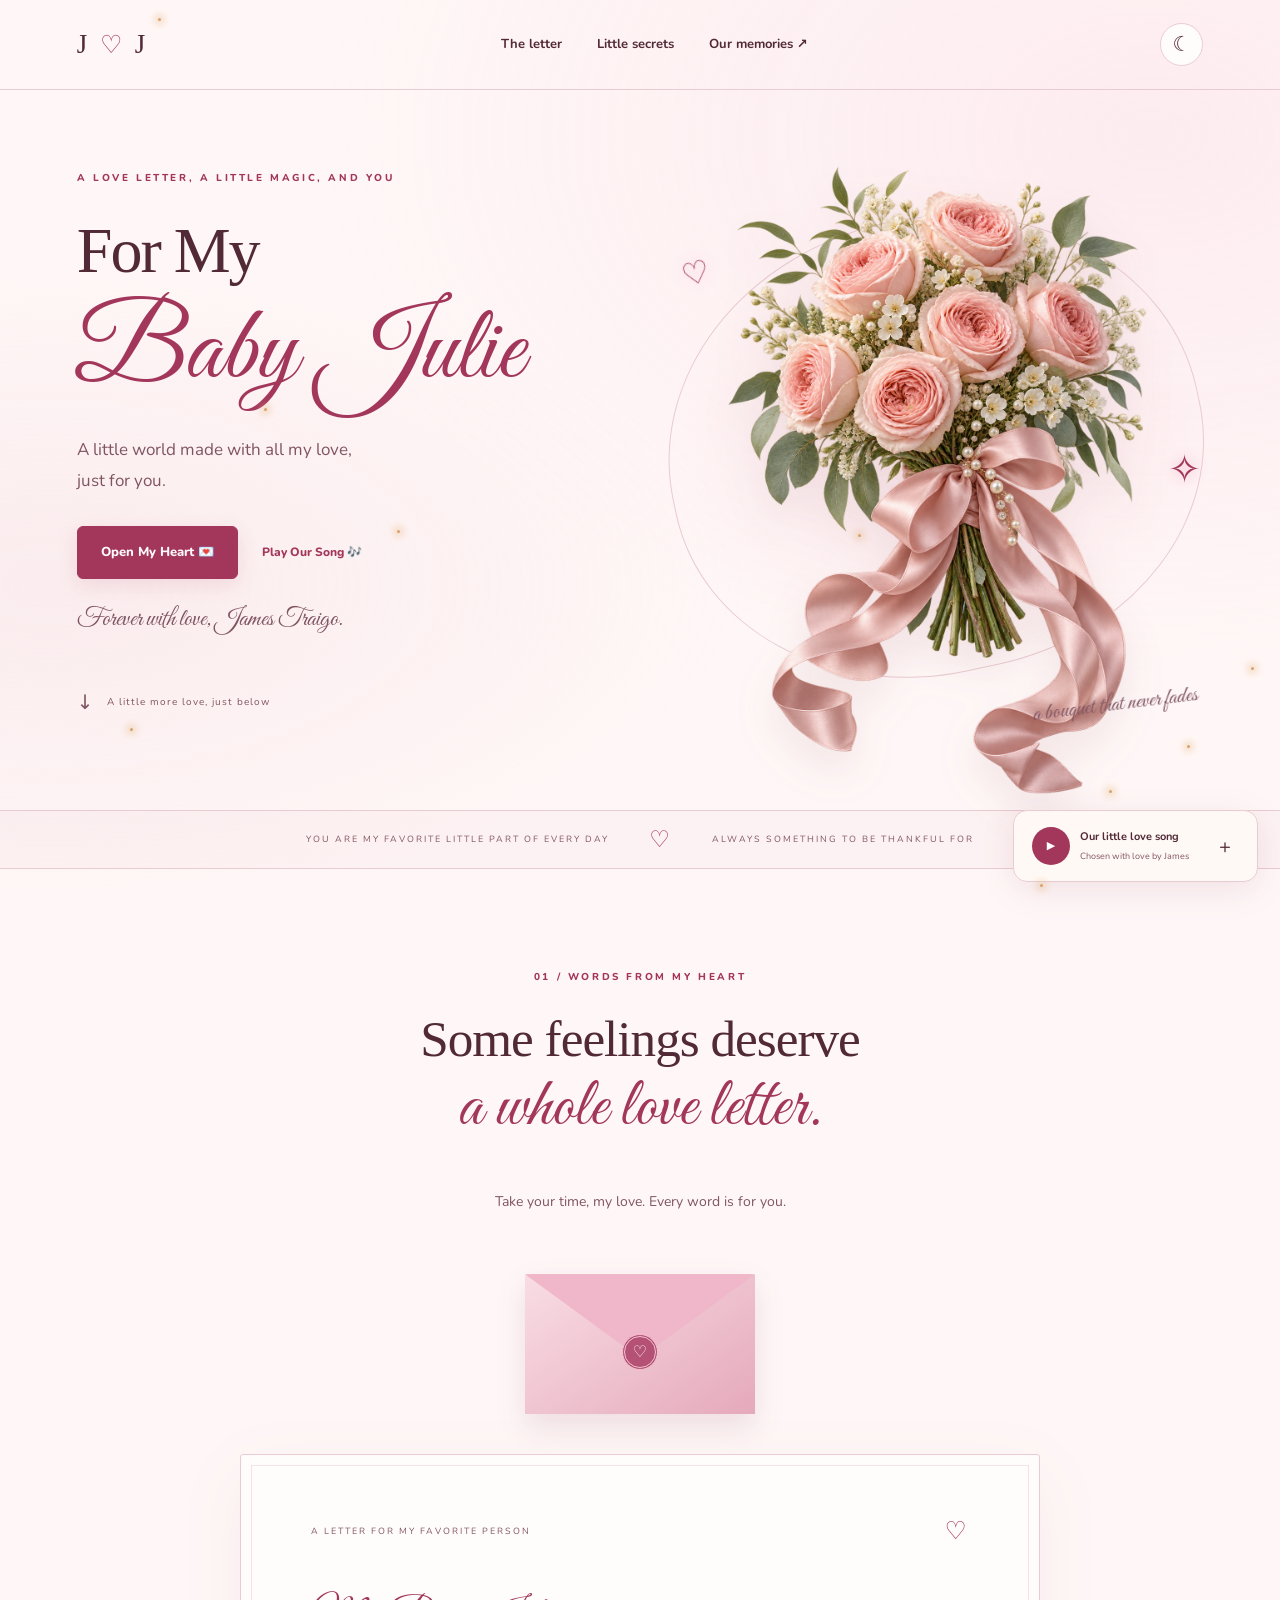
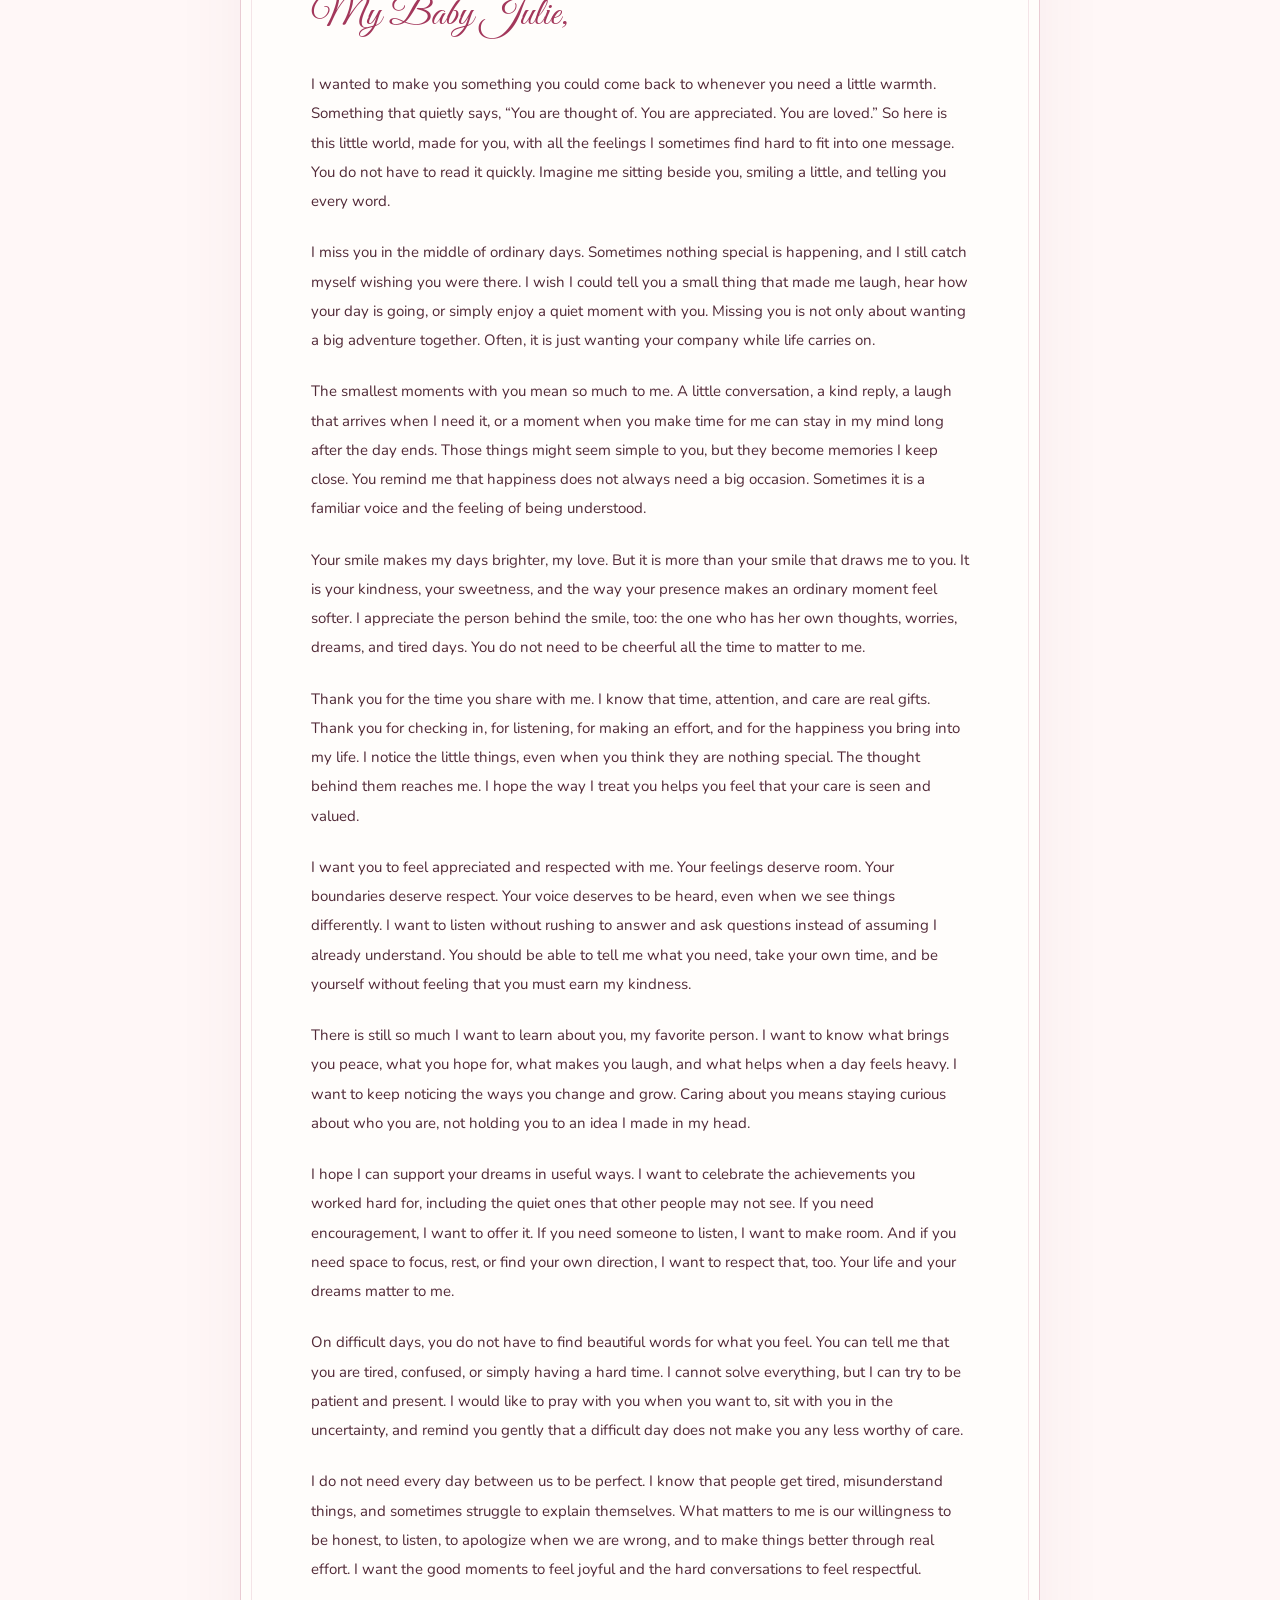
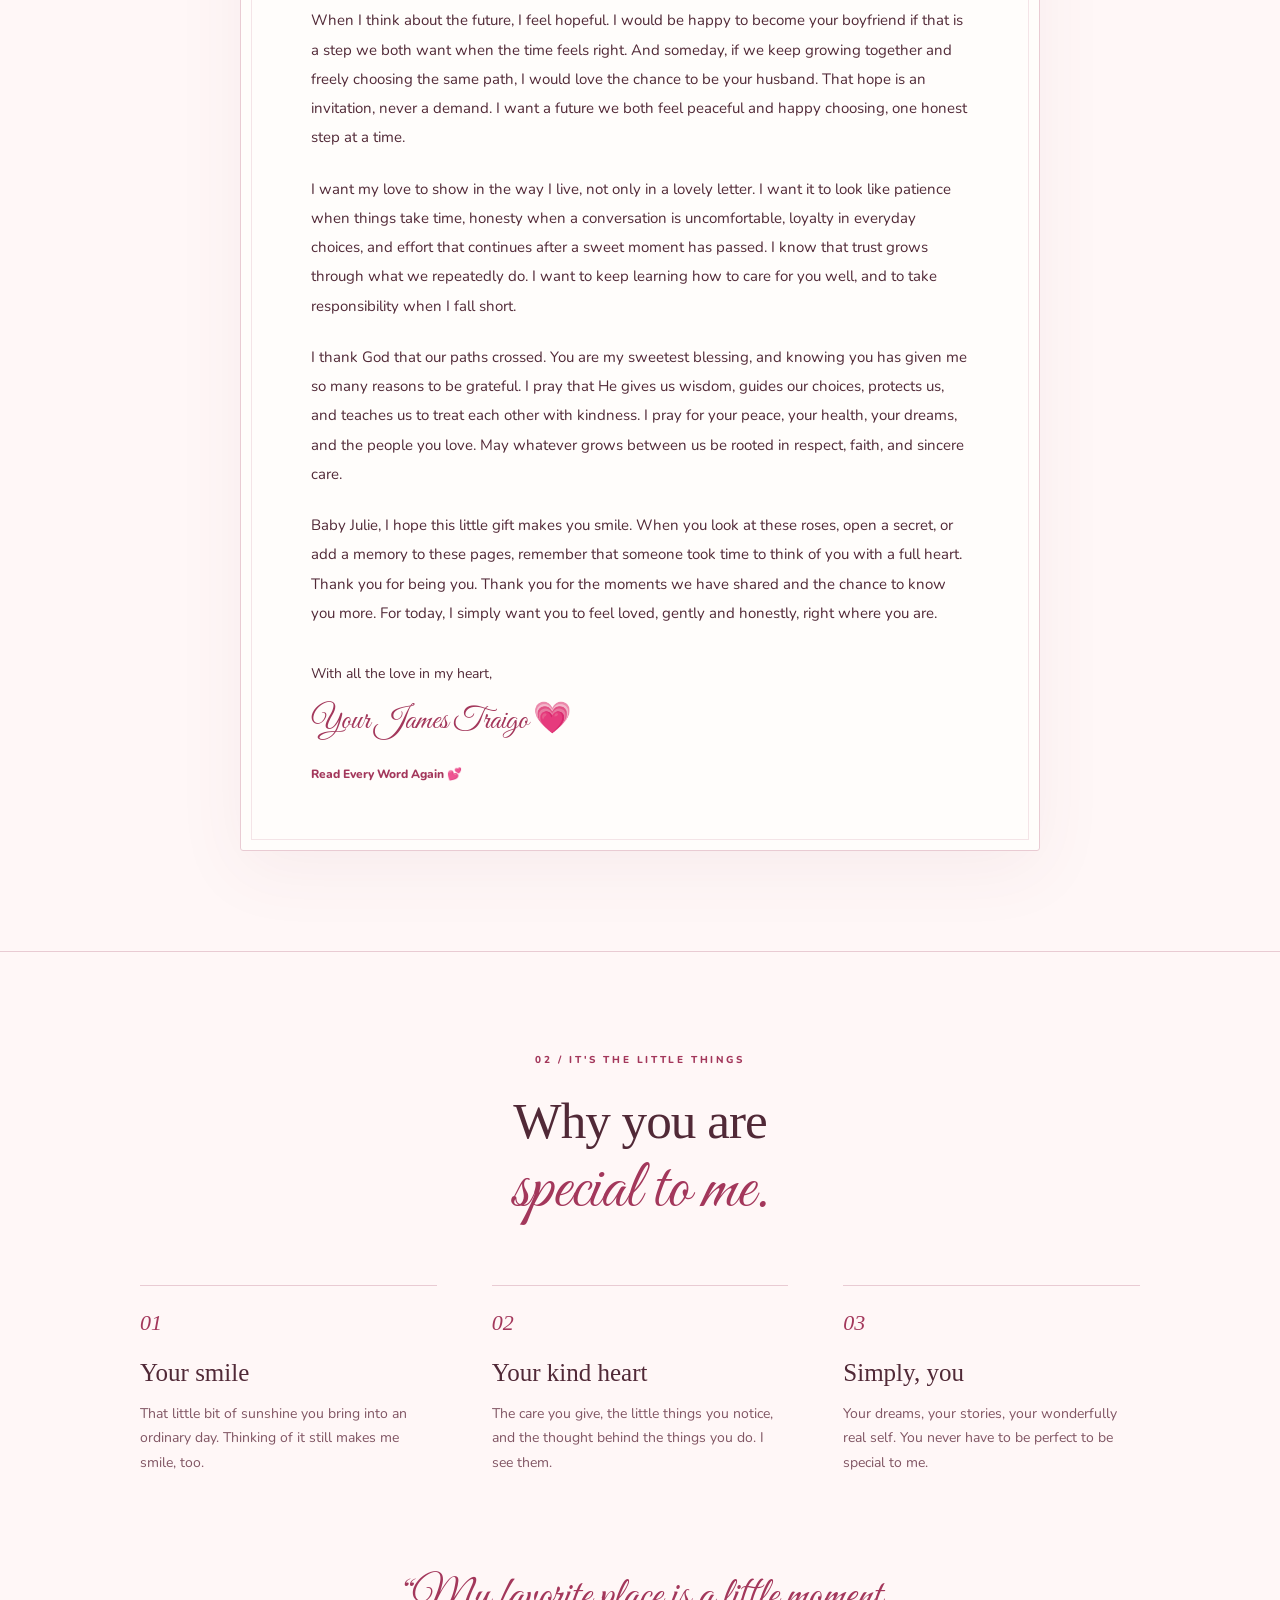
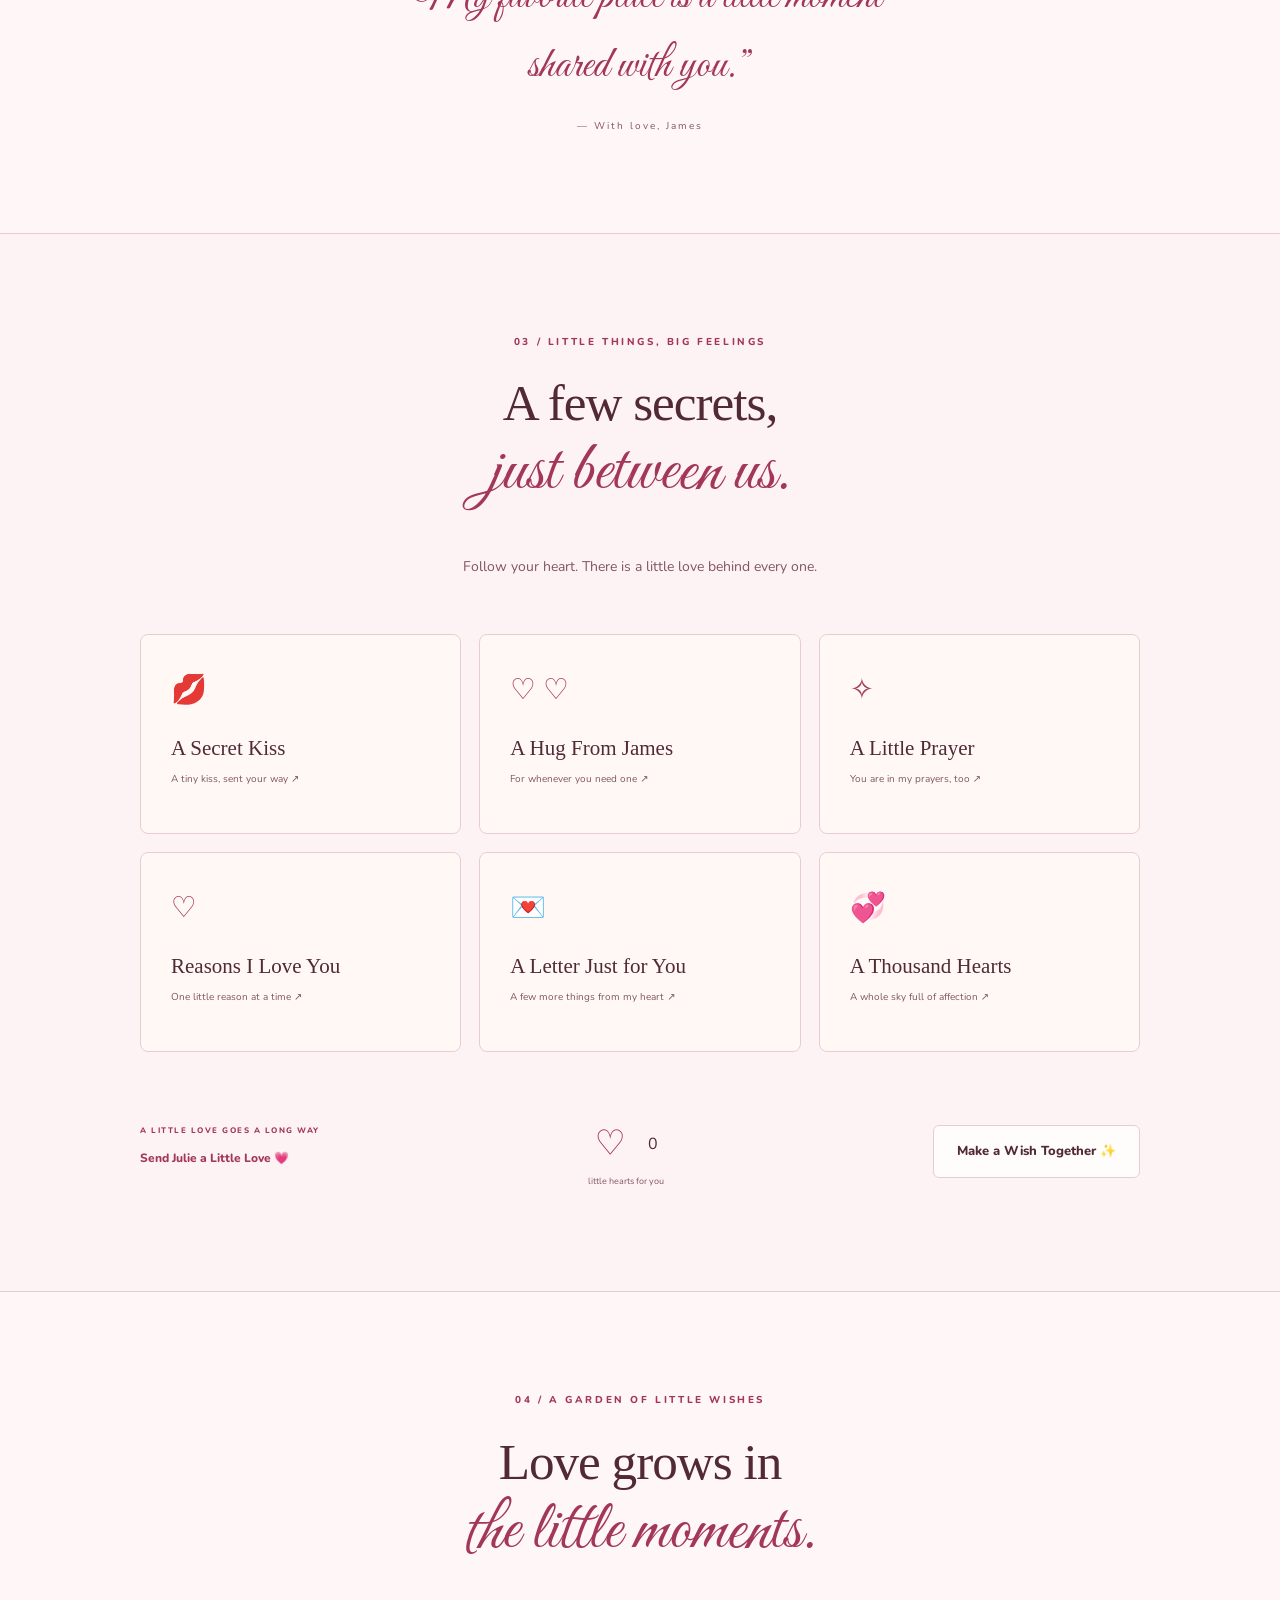
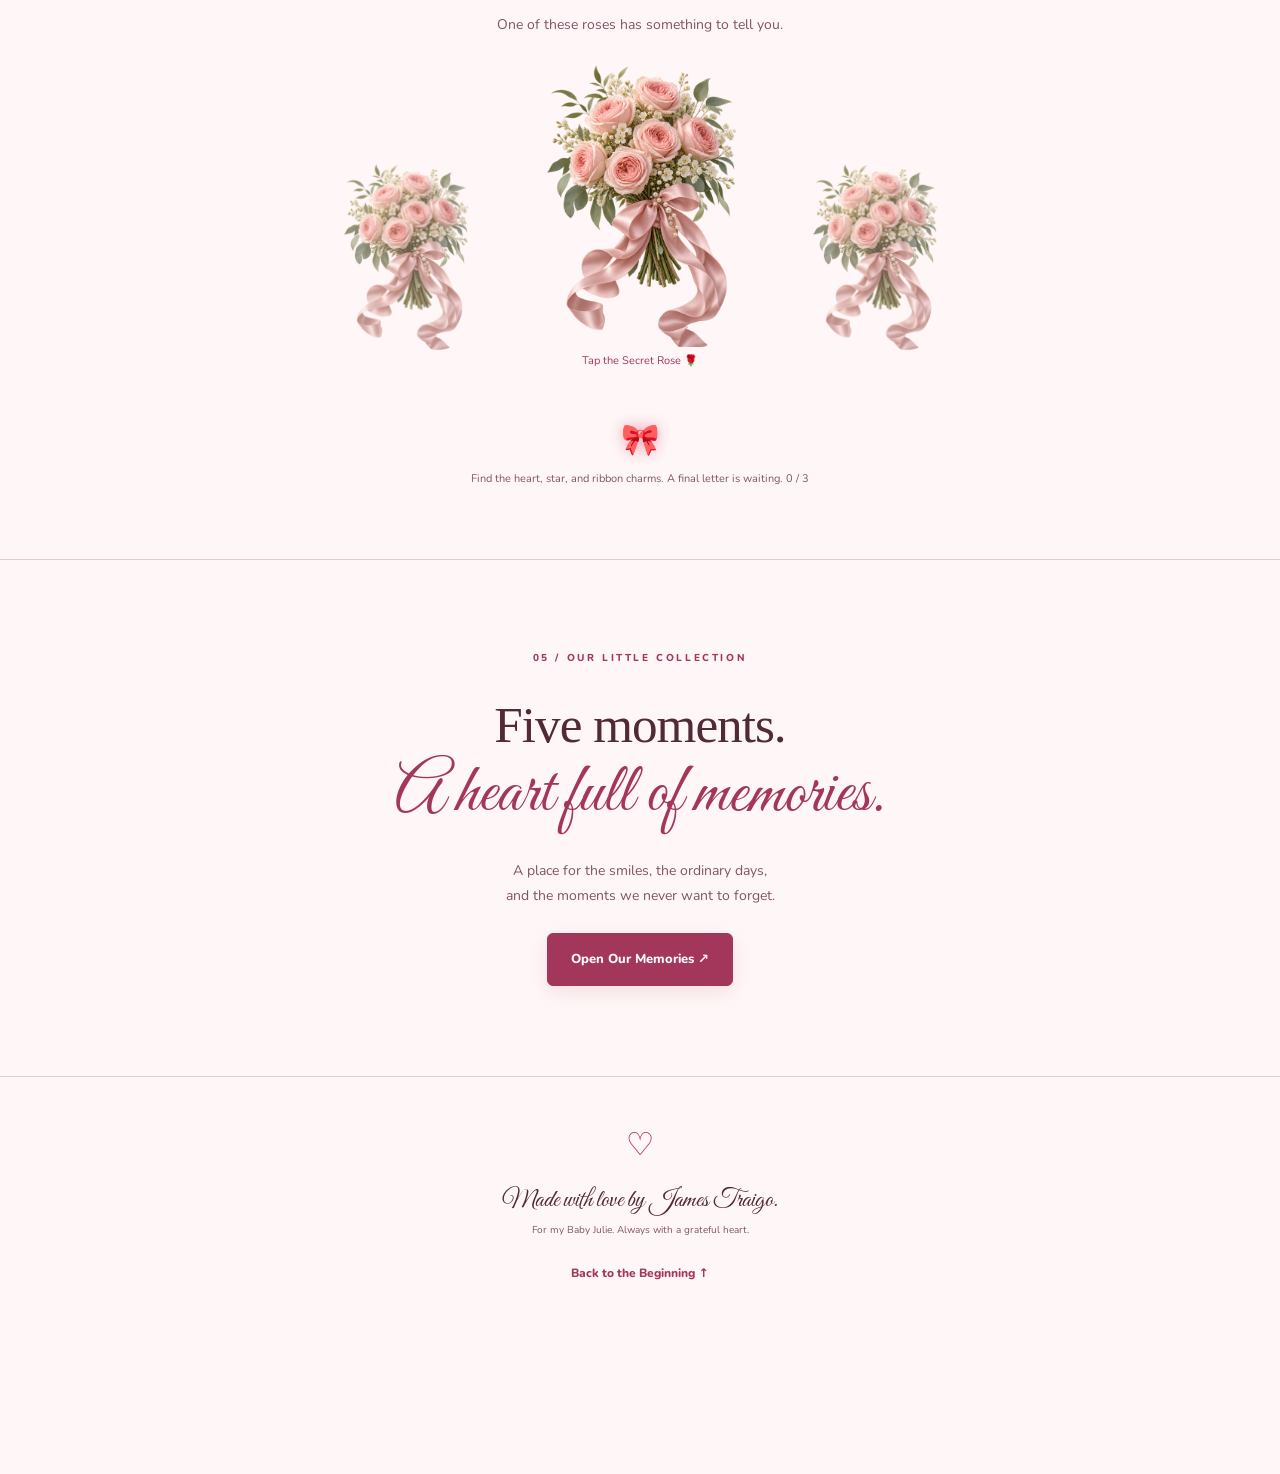
<file: index.html>
<!DOCTYPE html>
<html lang="en">
<head>
  <meta charset="UTF-8">
  <meta name="viewport" content="width=device-width, initial-scale=1">
  <meta name="theme-color" content="#fff5f7">
  <meta name="description" content="A little world made with all my love for Baby Julie, by James Traigo.">
  <title>For My Baby Julie · With love, James</title>
  <link rel="stylesheet" href="css/style.css">
  <script src="js/script.js" defer></script>
</head>
<body>
  <a class="skip-link" href="#main">Skip to the love letter</a>
  <header class="site-header">
    <a class="monogram" href="index.html" aria-label="James and Julie, home">J <span>♡</span> J</a>
    <nav aria-label="Main navigation">
      <a href="#letter">The letter</a><a href="#surprises">Little secrets</a><a href="memories.html">Our memories ↗</a>
    </nav>
    <button class="icon-button" data-theme aria-label="Switch to dreamy night mode" title="A little moonlight">☾</button>
  </header>

  <main id="main">
    <section class="hero" id="beginning" aria-labelledby="hero-title">
      <div class="hero-copy">
        <p class="eyebrow">A love letter, a little magic, and you</p>
        <h1 id="hero-title">For My<br><span>Baby Julie</span></h1>
        <p class="hero-subtitle">A little world made with all my love,<br>just for you.</p>
        <div class="hero-actions">
          <button class="button primary pulse" id="open-heart">Open My Heart 💌</button>
          <button class="text-button" data-play>Play Our Song 🎶</button>
        </div>
        <p class="signature">Forever with love, James Traigo.</p>
        <a class="scroll-cue" href="#letter"><span>↓</span> A little more love, just below</a>
      </div>
      <div class="hero-art">
        <div class="art-halo"></div>
        <img class="bouquet" src="assets/images/roses-and-ribbon.png" alt="Blush pink roses tied with a flowing satin ribbon and pearls" fetchpriority="high">
        <span class="art-note">a bouquet that never fades</span>
        <button class="charm charm-one" data-charm="heart" aria-label="Discover the little heart charm" title="A tiny secret">♡</button>
        <button class="charm charm-two" data-charm="star" aria-label="Discover the little star charm" title="Follow the sparkle">✧</button>
      </div>
    </section>

    <div class="ribbon-line"><span>YOU ARE MY FAVORITE LITTLE PART OF EVERY DAY</span><span aria-hidden="true">♡</span><span>ALWAYS SOMETHING TO BE THANKFUL FOR</span></div>

    <section class="letter-section section" id="letter" aria-labelledby="letter-title">
      <div class="section-heading reveal">
        <p class="eyebrow">01 / Words from my heart</p>
        <h2 id="letter-title">Some feelings deserve<br><em>a whole love letter.</em></h2>
        <p>Take your time, my love. Every word is for you.</p>
      </div>
      <div class="envelope" id="envelope" aria-hidden="true"><div class="envelope-note">My sweetest Julie ♡</div><div class="envelope-front"></div><div class="envelope-flap"></div><span class="wax-seal">♡</span></div>
      <article class="letter-paper" id="love-letter" tabindex="-1" aria-label="A love letter from James to Julie">
        <div class="letter-topline"><span>A LETTER FOR MY FAVORITE PERSON</span><span aria-hidden="true">♡</span></div>
        <h3>My Baby Julie,</h3>
        <!-- Edit these paragraphs to make the letter even more personal. -->
        <div class="letter-words">
          <p>I wanted to make you something you could come back to whenever you need a little warmth. Something that quietly says, “You are thought of. You are appreciated. You are loved.” So here is this little world, made for you, with all the feelings I sometimes find hard to fit into one message. You do not have to read it quickly. Imagine me sitting beside you, smiling a little, and telling you every word.</p>
          <p>I miss you in the middle of ordinary days. Sometimes nothing special is happening, and I still catch myself wishing you were there. I wish I could tell you a small thing that made me laugh, hear how your day is going, or simply enjoy a quiet moment with you. Missing you is not only about wanting a big adventure together. Often, it is just wanting your company while life carries on.</p>
          <p>The smallest moments with you mean so much to me. A little conversation, a kind reply, a laugh that arrives when I need it, or a moment when you make time for me can stay in my mind long after the day ends. Those things might seem simple to you, but they become memories I keep close. You remind me that happiness does not always need a big occasion. Sometimes it is a familiar voice and the feeling of being understood.</p>
          <p>Your smile makes my days brighter, my love. But it is more than your smile that draws me to you. It is your kindness, your sweetness, and the way your presence makes an ordinary moment feel softer. I appreciate the person behind the smile, too: the one who has her own thoughts, worries, dreams, and tired days. You do not need to be cheerful all the time to matter to me.</p>
          <p>Thank you for the time you share with me. I know that time, attention, and care are real gifts. Thank you for checking in, for listening, for making an effort, and for the happiness you bring into my life. I notice the little things, even when you think they are nothing special. The thought behind them reaches me. I hope the way I treat you helps you feel that your care is seen and valued.</p>
          <p>I want you to feel appreciated and respected with me. Your feelings deserve room. Your boundaries deserve respect. Your voice deserves to be heard, even when we see things differently. I want to listen without rushing to answer and ask questions instead of assuming I already understand. You should be able to tell me what you need, take your own time, and be yourself without feeling that you must earn my kindness.</p>
          <p>There is still so much I want to learn about you, my favorite person. I want to know what brings you peace, what you hope for, what makes you laugh, and what helps when a day feels heavy. I want to keep noticing the ways you change and grow. Caring about you means staying curious about who you are, not holding you to an idea I made in my head.</p>
          <p>I hope I can support your dreams in useful ways. I want to celebrate the achievements you worked hard for, including the quiet ones that other people may not see. If you need encouragement, I want to offer it. If you need someone to listen, I want to make room. And if you need space to focus, rest, or find your own direction, I want to respect that, too. Your life and your dreams matter to me.</p>
          <p>On difficult days, you do not have to find beautiful words for what you feel. You can tell me that you are tired, confused, or simply having a hard time. I cannot solve everything, but I can try to be patient and present. I would like to pray with you when you want to, sit with you in the uncertainty, and remind you gently that a difficult day does not make you any less worthy of care.</p>
          <p>I do not need every day between us to be perfect. I know that people get tired, misunderstand things, and sometimes struggle to explain themselves. What matters to me is our willingness to be honest, to listen, to apologize when we are wrong, and to make things better through real effort. I want the good moments to feel joyful and the hard conversations to feel respectful.</p>
          <p>When I think about the future, I feel hopeful. I would be happy to become your boyfriend if that is a step we both want when the time feels right. And someday, if we keep growing together and freely choosing the same path, I would love the chance to be your husband. That hope is an invitation, never a demand. I want a future we both feel peaceful and happy choosing, one honest step at a time.</p>
          <p>I want my love to show in the way I live, not only in a lovely letter. I want it to look like patience when things take time, honesty when a conversation is uncomfortable, loyalty in everyday choices, and effort that continues after a sweet moment has passed. I know that trust grows through what we repeatedly do. I want to keep learning how to care for you well, and to take responsibility when I fall short.</p>
          <p>I thank God that our paths crossed. You are my sweetest blessing, and knowing you has given me so many reasons to be grateful. I pray that He gives us wisdom, guides our choices, protects us, and teaches us to treat each other with kindness. I pray for your peace, your health, your dreams, and the people you love. May whatever grows between us be rooted in respect, faith, and sincere care.</p>
          <p>Baby Julie, I hope this little gift makes you smile. When you look at these roses, open a secret, or add a memory to these pages, remember that someone took time to think of you with a full heart. Thank you for being you. Thank you for the moments we have shared and the chance to know you more. For today, I simply want you to feel loved, gently and honestly, right where you are.</p>
        </div>
        <p class="letter-signoff">With all the love in my heart,<br><span>Your James Traigo 💗</span></p>
        <button class="text-button" id="replay-letter">Read Every Word Again 💕</button>
      </article>
    </section>

    <section class="special-section section" aria-labelledby="special-title">
      <div class="section-heading reveal"><p class="eyebrow">02 / It's the little things</p><h2 id="special-title">Why you are<br><em>special to me.</em></h2></div>
      <div class="special-grid">
        <article class="reveal"><span class="number">01</span><h3>Your smile</h3><p>That little bit of sunshine you bring into an ordinary day. Thinking of it still makes me smile, too.</p></article>
        <article class="reveal"><span class="number">02</span><h3>Your kind heart</h3><p>The care you give, the little things you notice, and the thought behind the things you do. I see them.</p></article>
        <article class="reveal"><span class="number">03</span><h3>Simply, you</h3><p>Your dreams, your stories, your wonderfully real self. You never have to be perfect to be special to me.</p></article>
      </div>
      <blockquote class="reveal">“My favorite place is a little moment<br>shared with you.”<cite>— With love, James</cite></blockquote>
    </section>

    <section class="section surprises-section" id="surprises" aria-labelledby="surprises-title">
      <div class="section-heading reveal"><p class="eyebrow">03 / Little things, big feelings</p><h2 id="surprises-title">A few secrets,<br><em>just between us.</em></h2><p>Follow your heart. There is a little love behind every one.</p></div>
      <div class="secret-grid">
        <button class="secret-card reveal" data-secret="kiss"><span>💋</span><strong>A Secret Kiss</strong><small>A tiny kiss, sent your way ↗</small></button>
        <button class="secret-card reveal" data-secret="hug"><span>♡ ♡</span><strong>A Hug From James</strong><small>For whenever you need one ↗</small></button>
        <button class="secret-card reveal" data-secret="prayer"><span>✧</span><strong>A Little Prayer</strong><small>You are in my prayers, too ↗</small></button>
        <button class="secret-card reveal" data-secret="reasons"><span>♡</span><strong>Reasons I Love You</strong><small>One little reason at a time ↗</small></button>
        <button class="secret-card reveal" data-secret="hiddenLetter"><span>💌</span><strong>A Letter Just for You</strong><small>A few more things from my heart ↗</small></button>
        <button class="secret-card reveal" data-secret="thousand"><span>💞</span><strong>A Thousand Hearts</strong><small>A whole sky full of affection ↗</small></button>
      </div>
      <div class="together-bar reveal">
        <div><p class="eyebrow">A little love goes a long way</p><button class="text-button" data-secret="littleLove">Send Julie a Little Love 💗</button></div>
        <button class="heart-counter" id="heart-counter" aria-label="Send a heart"><span aria-hidden="true">♡</span><span id="heart-count">0</span><small>little hearts for you</small></button>
        <button class="button secondary" data-secret="wish">Make a Wish Together ✨</button>
      </div>
      <p id="heart-status" class="sr-only" role="status"></p>
    </section>

    <section class="garden-section section" aria-labelledby="garden-title">
      <div class="section-heading reveal"><p class="eyebrow">04 / A garden of little wishes</p><h2 id="garden-title">Love grows in<br><em>the little moments.</em></h2><p>One of these roses has something to tell you.</p></div>
      <div class="garden">
        <div class="garden-flower" aria-hidden="true"></div>
        <button class="garden-flower secret-rose" data-secret="rose" aria-label="Tap the Secret Rose"><span>Tap the Secret Rose 🌹</span></button>
        <div class="garden-flower" aria-hidden="true"></div>
      </div>
      <div class="final-secret-wrap">
        <button class="charm" data-charm="bow" aria-label="Discover the little ribbon charm">🎀</button>
        <p id="charm-status" role="status">Find the heart, star, and ribbon charms. A final letter is waiting. 0 / 3</p>
        <button class="button secondary" id="final-secret" data-secret="final" hidden>One Last Secret 🎀</button>
      </div>
    </section>

    <section class="memory-invite section reveal">
      <p class="eyebrow">05 / Our little collection</p><h2>Five moments.<br><em>A heart full of memories.</em></h2><p>A place for the smiles, the ordinary days,<br>and the moments we never want to forget.</p><a class="button primary" href="memories.html">Open Our Memories ↗</a>
    </section>
  </main>
  <footer><span class="footer-heart reveal" aria-hidden="true">♡</span><p>Made with love by James Traigo.</p><small>For my Baby Julie. Always with a grateful heart.</small><a class="text-button" href="#beginning">Back to the Beginning ↑</a></footer>
  <noscript><p class="noscript">The letter and navigation work without JavaScript. Enable JavaScript for the music player, secrets, and animations.</p></noscript>
</body>
</html>
</file>
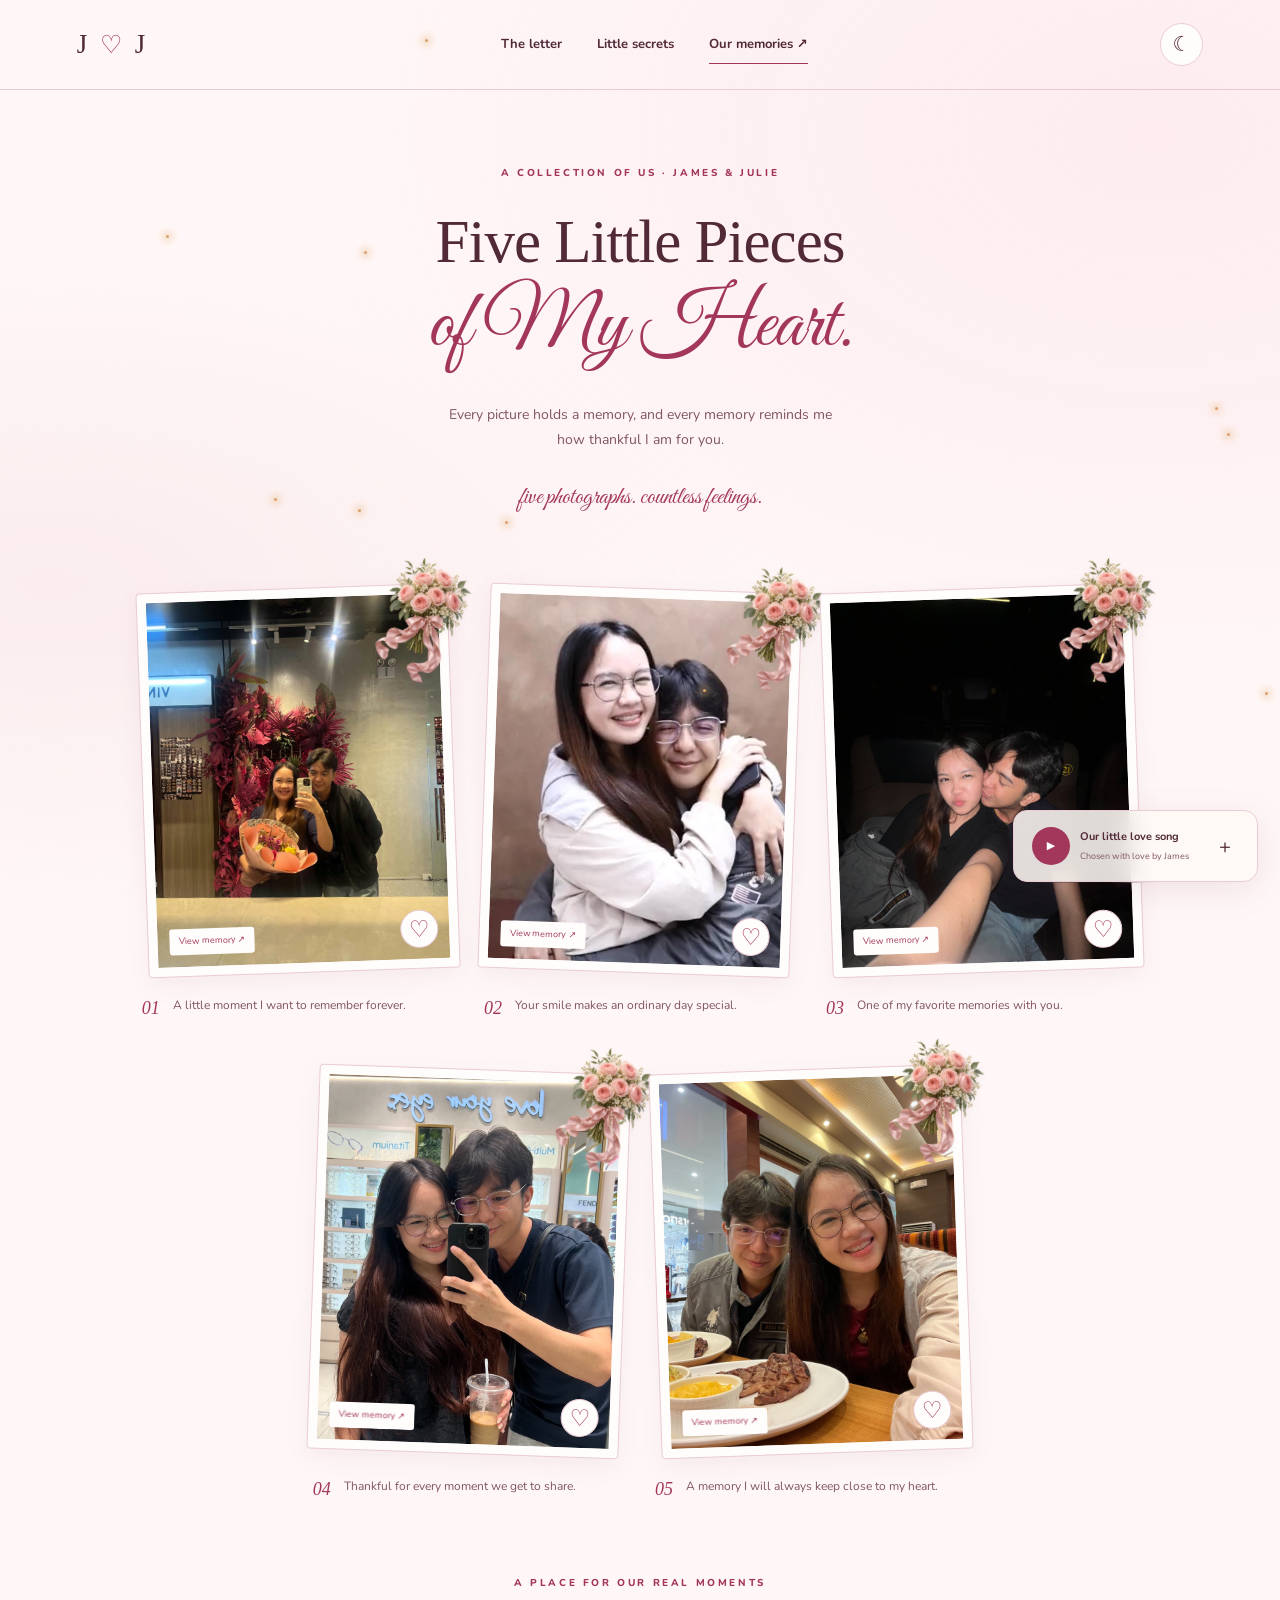
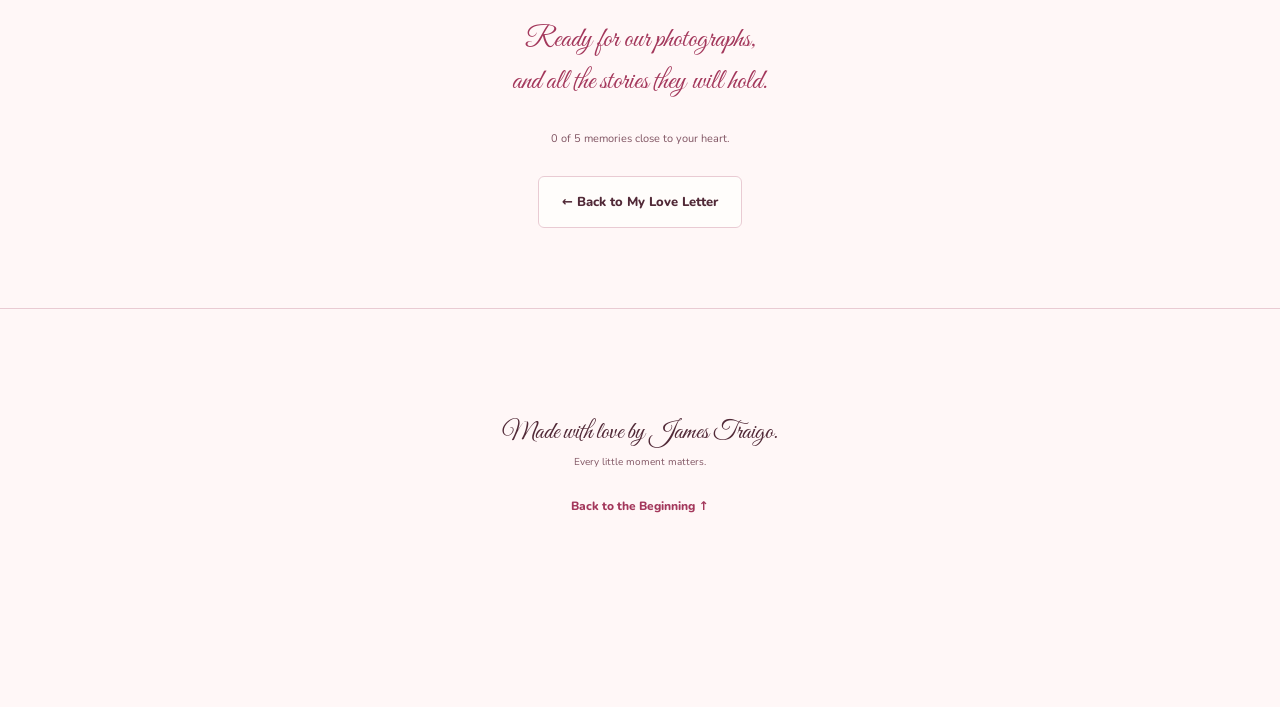
<file: memories.html>
<!DOCTYPE html>
<html lang="en">
<head>
  <meta charset="UTF-8">
  <meta name="viewport" content="width=device-width, initial-scale=1">
  <meta name="theme-color" content="#fff5f7">
  <meta name="description" content="Five little pieces of my heart. A memory collection for Baby Julie.">
  <title>Our Five Memories · James & Julie</title>
  <link rel="stylesheet" href="css/style.css">
  <link rel="stylesheet" href="css/memories.css">
  <script src="js/script.js" defer></script>
  <script src="js/memories.js" defer></script>
</head>
<body data-page="memories">
  <a class="skip-link" href="#gallery">Skip to our five memories</a>
  <header class="site-header">
    <a class="monogram" href="index.html" aria-label="James and Julie, home">J <span>♡</span> J</a>
    <nav aria-label="Main navigation"><a href="index.html#letter">The letter</a><a href="index.html#surprises">Little secrets</a><a href="memories.html" aria-current="page">Our memories ↗</a></nav>
    <button class="icon-button" data-theme aria-label="Switch to dreamy night mode">☾</button>
  </header>
  <main id="beginning">
    <section class="memories-heading section">
      <p class="eyebrow">A collection of us · James & Julie</p>
      <h1>Five Little Pieces<br><em>of My Heart.</em></h1>
      <p>Every picture holds a memory, and every memory reminds me<br>how thankful I am for you.</p>
      <span class="album-note">five photographs. countless feelings.</span>
    </section>
    <!-- Exactly five cards. Replace the JPG files and edit each figcaption below. -->
    <section class="gallery" id="gallery" aria-label="Our five photographs">
      <figure class="photo-card reveal" data-memory="1">
        <div class="photo-frame"><button class="photo-open" aria-label="Expand memory 1"><img src="assets/images/julie-1.jpg" alt="James and Julie, memory one"><span class="photo-placeholder"><span aria-hidden="true">♡</span><strong>Our beautiful memory<br>goes here.</strong><small>JULIE-1.JPG</small></span><span class="expand-label">View memory ↗</span></button><span class="floral-corner" aria-hidden="true"></span><button class="favorite" aria-label="Favorite memory 1" aria-pressed="false">♡</button></div>
        <figcaption class="caption-row"><span class="photo-number">01</span><span class="caption-text">A little moment I want to remember forever.</span></figcaption>
      </figure>
      <figure class="photo-card reveal" data-memory="2">
        <div class="photo-frame"><button class="photo-open" aria-label="Expand memory 2"><img src="assets/images/julie-2.jpg" alt="James and Julie, memory two" loading="lazy"><span class="photo-placeholder"><span aria-hidden="true">♡</span><strong>Our beautiful memory<br>goes here.</strong><small>JULIE-2.JPG</small></span><span class="expand-label">View memory ↗</span></button><span class="floral-corner" aria-hidden="true"></span><button class="favorite" aria-label="Favorite memory 2" aria-pressed="false">♡</button></div>
        <figcaption class="caption-row"><span class="photo-number">02</span><span class="caption-text">Your smile makes an ordinary day special.</span></figcaption>
      </figure>
      <figure class="photo-card reveal" data-memory="3">
        <div class="photo-frame"><button class="photo-open" aria-label="Expand memory 3"><img src="assets/images/julie-3.jpg" alt="James and Julie, memory three" loading="lazy"><span class="photo-placeholder"><span aria-hidden="true">♡</span><strong>Our beautiful memory<br>goes here.</strong><small>JULIE-3.JPG</small></span><span class="expand-label">View memory ↗</span></button><span class="floral-corner" aria-hidden="true"></span><button class="favorite" aria-label="Favorite memory 3" aria-pressed="false">♡</button></div>
        <figcaption class="caption-row"><span class="photo-number">03</span><span class="caption-text">One of my favorite memories with you.</span></figcaption>
      </figure>
      <figure class="photo-card reveal" data-memory="4">
        <div class="photo-frame"><button class="photo-open" aria-label="Expand memory 4"><img src="assets/images/julie-4.jpg" alt="James and Julie, memory four" loading="lazy"><span class="photo-placeholder"><span aria-hidden="true">♡</span><strong>Our beautiful memory<br>goes here.</strong><small>JULIE-4.JPG</small></span><span class="expand-label">View memory ↗</span></button><span class="floral-corner" aria-hidden="true"></span><button class="favorite" aria-label="Favorite memory 4" aria-pressed="false">♡</button></div>
        <figcaption class="caption-row"><span class="photo-number">04</span><span class="caption-text">Thankful for every moment we get to share.</span></figcaption>
      </figure>
      <figure class="photo-card reveal" data-memory="5">
        <div class="photo-frame"><button class="photo-open" aria-label="Expand memory 5"><img src="assets/images/julie-5.jpg" alt="James and Julie, memory five" loading="lazy"><span class="photo-placeholder"><span aria-hidden="true">♡</span><strong>Our beautiful memory<br>goes here.</strong><small>JULIE-5.JPG</small></span><span class="expand-label">View memory ↗</span></button><span class="floral-corner" aria-hidden="true"></span><button class="favorite" aria-label="Favorite memory 5" aria-pressed="false">♡</button></div>
        <figcaption class="caption-row"><span class="photo-number">05</span><span class="caption-text">A memory I will always keep close to my heart.</span></figcaption>
      </figure>
    </section>
    <section class="album-ending"><p class="eyebrow">A place for our real moments</p><p>Ready for our photographs,<br>and all the stories they will hold.</p><p id="favorites-status" role="status">0 of 5 memories close to your heart.</p><a class="button secondary" href="index.html">← Back to My Love Letter</a></section>
  </main>
  <dialog class="lightbox" aria-labelledby="lightbox-caption">
    <button class="icon-button lightbox-close" aria-label="Close photograph">×</button>
    <div class="lightbox-stage"><img id="lightbox-image" alt="" hidden><div id="lightbox-placeholder"><span aria-hidden="true">♡</span><p>Our beautiful memory goes here.</p></div></div>
    <div class="lightbox-controls"><button class="icon-button" id="previous-photo" aria-label="Previous photograph">←</button><span id="lightbox-count" aria-live="polite">1 / 5</span><button class="icon-button" id="next-photo" aria-label="Next photograph">→</button></div>
    <p id="lightbox-caption"></p><small class="lightbox-hint">Swipe or use ← → · Press Escape to close</small>
  </dialog>
  <footer><span class="footer-heart reveal" aria-hidden="true">♡</span><p>Made with love by James Traigo.</p><small>Every little moment matters.</small><a class="text-button" href="#beginning">Back to the Beginning ↑</a></footer>
  <noscript><p class="noscript">Enable JavaScript to favorite photographs and open the lightbox.</p></noscript>
</body>
</html>
</file>
<file: css/style.css>
@import url('https://fonts.googleapis.com/css2?family=Great+Vibes&family=Nunito:wght@400;500;600;700;800&display=swap');
/* Shared by both pages. All illustrations are local; only these fonts need internet. */ :root {
  --bg:#fff7f7;
  --paper:#fffdfb;
  --ink:#512937;
  --muted:#805563;
  --rose:#a3375b;
  --rose-light:#f4cbd6;
  --line:#e9cbd3;
  --glass:#fffaf5de;
  --shadow:0 18px 70px #7e3b5010;
  --script:'Great Vibes','Brush Script MT',cursive;
  --body:'Nunito',system-ui,sans-serif
}
 :root[data-theme="night"] {
  --bg:#281a29;
  --paper:#382232;
  --ink:#ffeaf1;
  --muted:#ddb7c9;
  --rose:#ffb4cf;
  --rose-light:#714155;
  --line:#684456;
  --glass:#382232ef;
  --shadow:0 18px 70px #07030940
}
 * {
  box-sizing:border-box
}
html {
  scroll-behavior:smooth;
  scroll-padding-top:100px
}
body {
  margin:0;
  color:var(--ink);
  background:var(--bg);
  font:16px/1.75 var(--body);
  transition:background .7s,color .7s;
  overflow-x:clip
}
body::before {
  content:"";
  position:fixed;
  inset:0;
  pointer-events:none;
  z-index:-1;
  background:radial-gradient(ellipse at 90% 15%,#f6c3d334,transparent 52%),radial-gradient(ellipse at 4% 65%,#eecdd440,transparent 40%)
}
body[data-page="memories"] {
  min-height:100vh
}
img {
  max-width:100%;
  display:block
}
button,a,input {
  -webkit-tap-highlight-color:transparent
}
button,input {
  font:inherit
}
button {
  cursor:pointer
}
a {
  color:inherit;
  text-decoration:none
}
button {
  color:inherit
}
h1,h2,h3,p {
  margin-top:0
}
h1,h2,h3 {
  font-weight:500
}
h2 {
  font:clamp(32px,4vw,52px)/1.25 Georgia,serif;
  letter-spacing:-1px
}
h2 em {
  color:var(--rose);
  font:1.34em/1.12 var(--script);
  letter-spacing:0
}
button,a {
  touch-action:manipulation
}
button:disabled {
  cursor:default;
  opacity:.5
}
[hidden] {
  display:none!important
}
:focus-visible {
  outline:3px solid var(--rose);
  outline-offset:5px;
  border-radius:5px
}
::selection {
  background:#e5a4bd;
  color:#351b29
}
.sr-only {
  position:absolute;
  width:1px;
  height:1px;
  padding:0;
  margin:-1px;
  overflow:hidden;
  clip:rect(0,0,0,0);
  white-space:nowrap;
  border:0
}
.skip-link {
  position:fixed;
  top:-80px;
  left:16px;
  z-index:100;
  background:var(--paper);
  padding:12px
}
.skip-link:focus {
  top:12px
}
 .site-header {
  height:90px;
  max-width:1360px;
  margin:auto;
  display:flex;
  align-items:center;
  justify-content:space-between;
  padding:0 6%;
  gap:24px;
  border-bottom:1px solid var(--line);
  position:relative;
  z-index:5
}
.monogram {
  font:27px Georgia,serif;
  white-space:nowrap;
  letter-spacing:3px
}
.monogram span {
  color:var(--rose);
  font-size:25px
}
.site-header nav {
  display:flex;
  gap:35px;
  font-size:13px;
  font-weight:700
}
.site-header nav a {
  position:relative;
  padding:8px 0
}
.site-header nav a::after {
  content:"";
  height:1px;
  background:var(--rose);
  position:absolute;
  bottom:0;
  left:0;
  right:100%;
  transition:right .3s
}
.site-header nav a:hover::after,.site-header nav a[aria-current]::after {
  right:0
}
.icon-button {
  border:1px solid var(--line);
  background:var(--paper);
  border-radius:50%;
  width:43px;
  height:43px;
  display:grid;
  place-items:center;
  flex-shrink:0;
  font-size:21px
}
 .hero {
  max-width:1360px;
  min-height:720px;
  margin:auto;
  padding:60px 6% 70px;
  display:grid;
  grid-template-columns:1.1fr 1fr;
  align-items:center;
  position:relative
}
.hero-copy {
  z-index:2;
  animation:rise 1s ease both
}
.eyebrow {
  font-size:10px;
  letter-spacing:2.6px;
  text-transform:uppercase;
  font-weight:800;
  color:var(--rose);
  margin-bottom:26px
}
.hero h1 {
  font:clamp(40px,5vw,67px)/1.15 Georgia,serif;
  letter-spacing:-2px;
  margin-bottom:20px
}
.hero h1 span {
  display:block;
  font:clamp(78px,8.2vw,122px)/1.15 var(--script);
  color:var(--rose);
  letter-spacing:0;
  margin:7px 0 0 -3px
}
.hero-subtitle {
  font-size:17px;
  color:var(--muted);
  line-height:1.8
}
.hero-actions {
  display:flex;
  align-items:center;
  flex-wrap:wrap;
  gap:24px;
  margin:30px 0 25px
}
.button {
  display:inline-flex;
  align-items:center;
  justify-content:center;
  gap:10px;
  border:1px solid var(--rose);
  border-radius:6px;
  padding:14px 23px;
  font-size:13px;
  font-weight:800;
  transition:transform .25s,box-shadow .25s,background .4s;
  color:var(--ink);
  min-height:48px
}
.primary {
  background:#a3375b;
  color:#fff9fb;
  box-shadow:0 6px 20px #a3375b20
}
.secondary {
  background:var(--paper);
  border-color:var(--line)
}
.button:hover {
  transform:translateY(-3px);
  box-shadow:0 9px 30px #ab57772b
}
.button:active,.icon-button:active,.secret-card:active {
  transform:scale(.97)
}
.text-button {
  border:0;
  background:none;
  padding:10px 0;
  font-size:12px;
  font-weight:800;
  color:var(--rose);
  text-underline-offset:5px
}
.text-button:hover {
  text-decoration:underline
}
.signature {
  font:25px var(--script);
  color:var(--muted);
  margin-top:10px
}
.scroll-cue {
  display:flex;
  align-items:center;
  gap:12px;
  margin-top:50px;
  font-size:10px;
  letter-spacing:1px;
  color:var(--muted)
}
.scroll-cue span {
  font-size:20px;
  animation:drift 3s ease-in-out infinite
}
.hero-art {
  position:relative;
  min-width:0;
  height:570px;
  display:grid;
  place-items:center;
  animation:appear 1.8s ease both
}
.art-halo {
  position:absolute;
  width:100%;
  height:80%;
  border:1px solid var(--line);
  border-radius:50% 50% 47% 47%;
  background:radial-gradient(ellipse,#f7d6df50,transparent 70%);
  transform:rotate(-12deg)
}
.bouquet {
  width:100%;
  height:640px;
  object-fit:contain;
  position:relative;
  filter:drop-shadow(0 20px 20px #70293d16);
  transform:translate(var(--parallax-x,0px),var(--parallax-y,0px));
  transition:transform 1.5s ease;
  animation:bouquet-in 1.8s ease both
}
.art-note {
  position:absolute;
  right:1%;
  bottom:2%;
  font:23px var(--script);
  color:var(--muted);
  transform:rotate(-7deg)
}
.charm {
  border:0;
  background:transparent;
  min-width:48px;
  min-height:48px;
  font-size:31px;
  color:var(--rose);
  transition:transform .3s;
  text-shadow:0 0 15px #e7a4b9
}
.charm:hover {
  transform:scale(1.12)
}
.charm[aria-pressed="true"] {
  opacity:.55
}
.charm-one {
  position:absolute;
  top:15%;
  left:1%;
  transform:rotate(-15deg)
}
.charm-two {
  position:absolute;
  right:-1%;
  top:48%;
  font-size:40px
}
.ribbon-line {
  display:flex;
  align-items:center;
  justify-content:center;
  gap:40px;
  border-block:1px solid var(--line);
  background:#edcbd21f;
  padding:17px 20px;
  font-size:9px;
  letter-spacing:2px;
  color:var(--muted)
}
.ribbon-line span:nth-child(2) {
  font-size:23px;
  line-height:1;
  color:var(--rose)
}
 .section {
  padding:100px 6%;
  max-width:1360px;
  margin:auto
}
.section-heading {
  text-align:center;
  margin:0 auto 55px;
  max-width:650px
}
.section-heading p:last-child {
  font-size:14px;
  color:var(--muted)
}
.section-heading .eyebrow {
  margin-bottom:20px
}
.envelope {
  width:230px;
  height:140px;
  background:#f3c4d2;
  margin:60px auto 40px;
  position:relative;
  perspective:900px;
  border-radius:5px;
  box-shadow:0 12px 30px #79334620;
  isolation:isolate
}
.envelope-front {
  position:absolute;
  inset:0;
  background:linear-gradient(145deg,#f9dde4,#e5a9bc);
  clip-path:polygon(0 0,50% 55%,100% 0,100% 100%,0 100%);
  z-index:3
}
.envelope-flap {
  position:absolute;
  inset:0;
  background:#efb7c9;
  clip-path:polygon(0 0,100% 0,50% 60%);
  transform-origin:top;
  transition:transform 1s ease;
  z-index:4;
  backface-visibility:hidden
}
.envelope-note {
  position:absolute;
  background:#fffcf6;
  color:#9c4c67;
  inset:15px 15px 10px;
  text-align:center;
  padding:22px 10px;
  font:25px var(--script);
  transition:transform 1s .45s;
  z-index:2
}
.wax-seal {
  position:absolute;
  z-index:5;
  top:60px;
  left:calc(50% - 18px);
  background:#b45174;
  border:3px double #f1c2d0;
  color:white;
  width:36px;
  height:36px;
  border-radius:50%;
  text-align:center;
  line-height:30px;
  transition:opacity .4s
}
.envelope.opened {
  animation:soft-bounce .7s ease
}
.envelope.opened .envelope-flap {
  transform:rotateX(180deg);
  z-index:1
}
.envelope.opened .envelope-note {
  transform:translateY(-70px)
}
.envelope.opened .wax-seal {
  opacity:0
}
.letter-paper {
  max-width:800px;
  margin:auto;
  padding:55px 70px;
  background:var(--paper);
  border:1px solid var(--line);
  box-shadow:var(--shadow);
  position:relative;
  border-radius:3px;
  outline-offset:8px
}
.letter-paper::before {
  content:"";
  position:absolute;
  inset:10px;
  border:1px solid var(--line);
  pointer-events:none;
  opacity:.5
}
.letter-topline {
  display:flex;
  justify-content:space-between;
  align-items:center;
  font-size:9px;
  letter-spacing:2px;
  color:var(--muted);
  margin-bottom:36px
}
.letter-topline span:last-child {
  font-size:25px;
  color:var(--rose)
}
.letter-paper h3 {
  font:40px var(--script);
  color:var(--rose);
  margin-bottom:30px
}
.letter-words p {
  font-size:15px;
  line-height:1.95;
  margin-bottom:22px
}
.letter-paper.writing {
  animation:letter-glow 2.4s ease
}
.writing .letter-words p {
  animation:rise .8s ease both;
  animation-delay:calc(var(--i,0)*.12s)
}
.letter-signoff {
  margin-top:34px;
  font-size:14px
}
.letter-signoff span {
  display:inline-block;
  font:31px var(--script);
  color:var(--rose);
  margin-top:12px
}
.special-section {
  border-top:1px solid var(--line)
}
.special-grid {
  display:grid;
  grid-template-columns:repeat(3,1fr);
  max-width:1000px;
  gap:55px;
  margin:auto
}
.special-grid article {
  border-top:1px solid var(--line);
  padding-top:24px
}
.number {
  font:italic 22px Georgia,serif;
  color:var(--rose)
}
.special-grid h3 {
  font:25px Georgia,serif;
  margin:20px 0 15px
}
.special-grid p {
  font-size:14px;
  color:var(--muted)
}
blockquote {
  font:clamp(29px,4vw,44px)/1.55 var(--script);
  text-align:center;
  margin:75px 0 0;
  color:var(--rose)
}
blockquote cite {
  display:block;
  font:10px var(--body);
  letter-spacing:2px;
  color:var(--muted);
  margin-top:18px
}
 .surprises-section {
  background:#f6d9e225;
  border-block:1px solid var(--line)
}
.secret-grid {
  display:grid;
  grid-template-columns:repeat(3,1fr);
  gap:18px;
  max-width:1000px;
  margin:auto
}
.secret-card {
  display:flex;
  flex-direction:column;
  align-items:flex-start;
  text-align:left;
  padding:30px;
  background:var(--glass);
  border:1px solid var(--line);
  border-radius:8px;
  min-height:200px;
  transition:transform .3s,box-shadow .3s,background .5s
}
.secret-card>span {
  font-size:29px;
  color:var(--rose);
  margin-bottom:20px
}
.secret-card strong {
  font:21px Georgia,serif
}
.secret-card small {
  font-size:10px;
  color:var(--muted);
  margin-top:10px
}
.secret-card:hover {
  transform:translateY(-5px);
  box-shadow:var(--shadow)
}
.together-bar {
  max-width:1000px;
  margin:60px auto 0;
  display:flex;
  align-items:center;
  justify-content:space-between;
  gap:25px
}
.together-bar .eyebrow {
  font-size:8px;
  letter-spacing:1.5px;
  margin-bottom:0
}
.heart-counter {
  background:none;
  border:0;
  display:grid;
  grid-template-columns:auto auto;
  align-items:center;
  column-gap:10px
}
.heart-counter>span:first-child {
  font-size:35px;
  color:var(--rose)
}
.heart-counter small {
  grid-column:1/-1;
  font-size:9px;
  color:var(--muted)
}
.garden-section {
  text-align:center;
  padding-bottom:60px
}
.garden {
  display:flex;
  align-items:flex-end;
  justify-content:center;
  max-width:700px;
  margin:-30px auto 0;
  min-height:280px
}
.garden-flower {
  width:30%;
  height:240px;
  background:url('../assets/images/roses-and-ribbon.png') center/contain no-repeat;
  border:0;
  position:relative;
  animation:sway 8s ease-in-out infinite;
  transform-origin:50% 90%
}
.garden-flower:first-child {
  height:190px;
  animation-delay:-3s;
  opacity:.75
}
.garden-flower:last-child {
  height:190px;
  animation-delay:-5s;
  opacity:.75
}
.secret-rose {
  height:290px;
  width:37%
}
.secret-rose span {
  position:absolute;
  bottom:-22px;
  left:50%;
  transform:translateX(-50%);
  font-size:11px;
  white-space:nowrap;
  color:var(--rose);
  background:var(--bg);
  padding:4px 10px;
  border-radius:4px
}
.final-secret-wrap {
  margin-top:60px
}
.final-secret-wrap p {
  font-size:11px;
  color:var(--muted)
}
.memory-invite {
  text-align:center;
  border-top:1px solid var(--line);
  padding-block:90px
}
.memory-invite>p:not(.eyebrow) {
  font-size:14px;
  color:var(--muted);
  margin:25px 0
}
.memory-invite h2 {
  margin-bottom:0
}
footer {
  text-align:center;
  padding:40px 20px 180px;
  border-top:1px solid var(--line)
}
.footer-heart {
  display:inline-block;
  font-size:32px;
  color:var(--rose)
}
.footer-heart.visible {
  animation:heartbeat 2s ease 2
}
footer p {
  font:25px var(--script);
  margin:12px 0 6px
}
footer small {
  display:block;
  font-size:10px;
  color:var(--muted)
}
footer .text-button {
  display:inline-block;
  margin-top:14px
}
.noscript {
  padding:20px;
  text-align:center;
  background:var(--paper)
}
/* Native dialogs keep focus inside; Escape and an explicit close button both work. */ .love-dialog {
  color:var(--ink);
  background:var(--paper);
  border:1px solid var(--line);
  border-radius:14px;
  max-width:590px;
  width:calc(100% - 32px);
  max-height:85dvh;
  padding:50px 45px 35px;
  box-shadow:0 24px 100px #34121d30;
  overscroll-behavior:contain
}
.love-dialog[open] {
  animation:dialog-in .4s ease
}
.love-dialog::backdrop {
  background:#56263777;
  backdrop-filter:blur(5px)
}
.dialog-close {
  position:absolute;
  top:12px;
  right:12px
}
.love-dialog h2 {
  font:43px var(--script);
  color:var(--rose);
  text-align:center;
  margin:12px 0 20px
}
.dialog-copy {
  font-size:14px;
  line-height:1.9
}
.dialog-copy p:last-child {
  margin-bottom:0
}
.dialog-actions {
  display:flex;
  justify-content:center;
  flex-wrap:wrap;
  gap:18px;
  margin-top:24px
}
.magic {
  height:75px;
  display:flex;
  align-items:center;
  justify-content:center;
  gap:9px;
  font-size:46px;
  color:var(--rose);
  position:relative
}
.magic.animate {
  animation:soft-bounce 1s ease
}
.magic[data-effect="kiss"].animate {
  animation:kiss 1.4s ease
}
.magic[data-effect="prayer"].animate {
  animation:twinkle 2s ease 2
}
.magic[data-effect="rose"].animate {
  animation:bloom 1.4s ease
}
.magic[data-effect="final"].animate {
  animation:unwrap 1.4s ease
}
.magic[data-effect="hug"].animate span:first-child {
  animation:hug-left 1.5s ease both
}
.magic[data-effect="hug"].animate span:last-child {
  animation:hug-right 1.5s ease both
}
.reason-card {
  padding:16px 20px;
  border:1px solid var(--line);
  border-radius:8px;
  background:var(--bg);
  margin-top:12px;
  animation:reason-in .5s ease
}
.reason-card small {
  display:block;
  color:var(--rose);
  font-size:9px;
  text-transform:uppercase;
  letter-spacing:2px;
  margin-bottom:5px
}
/* One shared audio element stays alive while moving between sections. */ .music-player {
  position:fixed;
  bottom:18px;
  right:22px;
  width:300px;
  padding:16px 18px;
  background:var(--glass);
  border:1px solid var(--line);
  border-radius:14px;
  z-index:30;
  box-shadow:0 8px 35px #7e3b501c;
  backdrop-filter:blur(12px);
  font-size:11px
}
.music-top {
  display:flex;
  align-items:center;
  gap:10px
}
.music-toggle {
  background:#a3375b;
  color:white;
  border:0;
  border-radius:50%;
  height:38px;
  width:38px;
  flex-shrink:0
}
.track-info {
  flex:1;
  min-width:0
}
.track-info strong {
  display:block;
  font-size:11px
}
.track-info small {
  font-size:9px;
  color:var(--muted)
}
.music-player .minimize {
  background:none;
  border:0;
  font-size:20px;
  width:28px;
  height:36px
}
.music-details {
  padding-top:13px
}
.progress-row {
  display:flex;
  align-items:center;
  gap:8px;
  font-variant-numeric:tabular-nums
}
.progress-row input {
  min-width:0;
  width:100%;
  accent-color:var(--rose)
}
.volume-row {
  display:flex;
  align-items:center;
  gap:9px;
  margin-top:7px
}
.volume-row button {
  background:none;
  border:0;
  font-size:15px;
  width:32px;
  height:30px
}
.volume-row input {
  width:80px;
  accent-color:var(--rose)
}
.music-status {
  font-size:10px;
  color:var(--muted);
  line-height:1.5;
  margin:8px 0 0;
  max-width:100%;
  overflow-wrap:anywhere
}
.music-status:empty {
  display:none
}
.visualizer {
  height:20px;
  display:flex;
  align-items:center;
  gap:3px;
  margin-left:auto
}
.visualizer i {
  display:block;
  width:3px;
  height:5px;
  border-radius:4px;
  background:var(--rose)
}
.playing .visualizer i {
  animation:equalize .8s ease-in-out infinite alternate
}
.visualizer i:nth-child(2) {
  animation-delay:-.3s
}
.visualizer i:nth-child(3) {
  animation-delay:-.5s
}
.visualizer i:nth-child(4) {
  animation-delay:-.1s
}
.playing .music-toggle {
  box-shadow:0 0 14px #e58bb390
}
.music-player.minimized {
  width:245px
}
.music-player.minimized .music-details {
  display:none
}
 .effects {
  position:fixed;
  inset:0;
  z-index:35;
  pointer-events:none;
  overflow:hidden
}
.petal {
  position:absolute;
  top:-30px;
  width:9px;
  height:14px;
  border-radius:80% 10% 75% 20%;
  background:linear-gradient(135deg,#f7d6df,#c67091);
  opacity:0;
  animation:fall var(--duration) linear infinite;
  animation-delay:var(--delay);
  left:var(--left)
}
.fairy {
  position:absolute;
  width:3px;
  height:3px;
  border-radius:50%;
  background:#d8a26b;
  box-shadow:0 0 8px 2px #e4b981;
  left:var(--left);
  top:var(--top);
  animation:twinkle 5s ease-in-out infinite;
  animation-delay:var(--delay)
}
.burst {
  position:fixed;
  color:#b64a76;
  left:var(--x);
  top:var(--y);
  font-size:var(--size);
  animation:burst 1.7s ease-out forwards;
  pointer-events:none
}
.cursor-heart {
  position:fixed;
  color:#c77092;
  animation:cursor-float 1.1s ease-out forwards;
  font-size:13px
}
.toast {
  position:fixed;
  left:50%;
  bottom:185px;
  transform:translateX(-50%);
  background:var(--paper);
  border:1px solid var(--line);
  box-shadow:var(--shadow);
  padding:12px 20px;
  border-radius:30px;
  z-index:60;
  font-size:12px;
  text-align:center;
  width:max-content;
  max-width:calc(100% - 32px)
}
.page-veil {
  position:fixed;
  inset:0;
  display:grid;
  place-items:center;
  background:var(--bg);
  z-index:90;
  pointer-events:none;
  opacity:0;
  transition:opacity .18s;
  font-size:40px;
  color:var(--rose)
}
body.leaving .page-veil {
  opacity:1
}
.observe {
  opacity:0;
  transform:translateY(20px);
  transition:opacity .8s,transform .8s;
  transition-delay:var(--reveal-delay,0s)
}
.observe.visible {
  opacity:1;
  transform:none
}
.paused-effects .petal,.paused-effects .fairy {
  animation-play-state:paused
}
 @view-transition {
  navigation:auto
}
::view-transition-old(root) {
  animation:appear .22s reverse
}
::view-transition-new(root) {
  animation:rise .32s both
}
.pulse {
  animation:button-glow 4s ease-in-out infinite
}
 @keyframes rise {
  from {
    opacity:0;
    transform:translateY(18px)
  }
  to {
    opacity:1;
    transform:translateY(0)
  }
}
@keyframes appear {
  from {
    opacity:0
  }
  to {
    opacity:1
  }
}
@keyframes bouquet-in {
  from {
    opacity:0;
    translate:15px 20px
  }
  to {
    opacity:1;
    translate:0 0
  }
}
@keyframes drift {
  50% {
    transform:translateY(5px)
  }
}
@keyframes sway {
  50% {
    transform:rotate(3deg)
  }
}
@keyframes heartbeat {
  50% {
    transform:scale(1.15)
  }
}
@keyframes button-glow {
  50% {
    box-shadow:0 0 25px #a3375b35
  }
}
@keyframes letter-glow {
  50% {
    box-shadow:0 0 50px #d49ab44d
  }
}
@keyframes soft-bounce {
  0% {
    transform:scale(.95)
  }
  50% {
    transform:scale(1.03)
  }
  100% {
    transform:scale(1)
  }
}
@keyframes dialog-in {
  from {
    opacity:0;
    transform:translateY(20px) scale(.96)
  }
  to {
    opacity:1;
    transform:none
  }
}
@keyframes kiss {
  0% {
    transform:scale(.2);
    opacity:0
  }
  60% {
    transform:scale(1.25)
  }
  100% {
    transform:scale(1)
  }
}
@keyframes bloom {
  from {
    transform:rotate(-35deg) scale(.3);
    opacity:0
  }
  to {
    transform:none;
    opacity:1
  }
}
@keyframes unwrap {
  from {
    transform:rotateY(90deg) scale(.7);
    opacity:0
  }
  to {
    transform:none;
    opacity:1
  }
}
@keyframes hug-left {
  from {
    transform:translateX(-50px)
  }
  to {
    transform:translateX(6px)
  }
}
@keyframes hug-right {
  from {
    transform:translateX(50px)
  }
  to {
    transform:translateX(-6px)
  }
}
@keyframes reason-in {
  from {
    transform:perspective(500px) rotateX(-20deg);
    opacity:0
  }
  to {
    transform:none;
    opacity:1
  }
}
@keyframes twinkle {
  0%,100% {
    opacity:.2;
    transform:scale(.8)
  }
  50% {
    opacity:.85;
    transform:scale(1.1)
  }
}
@keyframes equalize {
  to {
    height:18px
  }
}
@keyframes fall {
  0% {
    opacity:0;
    transform:translate3d(0,-20px,0) rotate(0)
  }
  12% {
    opacity:.5
  }
  90% {
    opacity:.4
  }
  100% {
    opacity:0;
    transform:translate3d(100px,105vh,0) rotate(300deg)
  }
}
@keyframes burst {
  0% {
    opacity:0;
    transform:translate(0,0) scale(.4)
  }
  15% {
    opacity:1
  }
  100% {
    opacity:0;
    transform:translate(var(--dx),var(--dy)) rotate(var(--rotation)) scale(1.2)
  }
}
@keyframes cursor-float {
  to {
    opacity:0;
    transform:translateY(-35px) rotate(20deg)
  }
}
 @media(min-width:1600px) {
  .hero {
    min-height:780px
  }
}
@media(max-width:900px) {
  .hero {
    min-height:650px;
    padding-inline:5%;
    grid-template-columns:1.1fr .9fr
  }
  .hero-art {
    height:480px
  }
  .bouquet {
    height:540px
  }
  .hero h1 span {
    font-size:86px
  }
  .hero-actions {
    gap:15px
  }
  .site-header {
    padding-inline:5%
  }
  .site-header nav {
    gap:20px
  }
  .secret-grid {
    grid-template-columns:repeat(2,1fr)
  }
  .special-grid {
    gap:30px
  }
  .together-bar {
    flex-wrap:wrap;
    justify-content:center;
    text-align:center
  }
  .letter-paper {
    padding:45px
  }
  .section {
    padding-inline:5%
  }
}
 @media(max-width:620px) {
  .site-header {
    height:auto;
    min-height:94px;
    flex-wrap:wrap;
    gap:0;
    padding:14px 6%
  }
  .monogram {
    font-size:24px
  }
  .site-header nav {
    order:3;
    width:100%;
    justify-content:center;
    gap:25px;
    margin-top:8px;
    font-size:10px
  }
  .icon-button {
    width:38px;
    height:38px
  }
  .hero {
    padding:45px 7% 40px;
    display:flex;
    flex-direction:column;
    min-height:auto;
    text-align:center
  }
  .hero-copy {
    width:100%
  }
  .eyebrow {
    font-size:8px;
    letter-spacing:1.8px
  }
  .hero h1 {
    font-size:39px
  }
  .hero h1 span {
    font-size:clamp(60px,17vw,79px);
    line-height:1.2
  }
  .hero-subtitle {
    font-size:14px
  }
  .hero-actions {
    justify-content:center;
    gap:12px;
    margin:23px 0 20px
  }
  .hero-actions .button {
    font-size:12px
  }
  .signature {
    font-size:23px
  }
  .scroll-cue {
    justify-content:center;
    margin-top:20px;
    font-size:9px
  }
  .hero-art {
    width:90%;
    height:355px;
    margin-top:22px
  }
  .bouquet {
    height:380px;
    max-width:340px
  }
  .art-halo {
    height:85%;
    width:90%
  }
  .art-note {
    font-size:20px;
    right:0;
    bottom:0
  }
  .charm-one {
    top:25%;
    left:0
  }
  .charm-two {
    right:-3%
  }
  .ribbon-line {
    gap:20px;
    font-size:8px;
    text-align:center;
    padding-inline:25px
  }
  .ribbon-line span:last-child {
    display:none
  }
  .section {
    padding:65px 6%
  }
  .section-heading {
    margin-bottom:35px
  }
  .section-heading p:last-child {
    font-size:12px
  }
  .letter-paper {
    padding:35px 26px
  }
  .letter-topline {
    font-size:7px;
    letter-spacing:1.3px
  }
  .letter-paper h3 {
    font-size:36px
  }
  .letter-words p {
    font-size:14px;
    line-height:1.9
  }
  .letter-signoff span {
    font-size:28px
  }
  .envelope {
    margin-top:65px
  }
  .special-grid {
    grid-template-columns:1fr;
    gap:25px
  }
  .special-grid article {
    display:grid;
    grid-template-columns:35px 1fr;
    gap:8px 16px;
    padding-top:18px
  }
  .special-grid h3 {
    margin:0;
    font-size:23px
  }
  .special-grid p {
    grid-column:2;
    margin:0;
    font-size:13px
  }
  .secret-grid {
    gap:12px
  }
  .secret-card {
    padding:20px 15px;
    min-height:180px
  }
  .secret-card strong {
    font-size:18px
  }
  .secret-card small {
    font-size:9px
  }
  .secret-card>span {
    font-size:25px;
    margin-bottom:14px
  }
  .together-bar {
    gap:20px
  }
  .together-bar>div:first-child {
    width:100%
  }
  .together-bar .button {
    font-size:11px;
    padding-inline:15px
  }
  .garden {
    min-height:220px;
    margin-top:-5px
  }
  .garden-flower,.garden-flower:first-child,.garden-flower:last-child {
    height:165px
  }
  .secret-rose {
    height:225px!important;
    width:40%
  }
  .secret-rose span {
    font-size:10px
  }
  .garden-section {
    padding-bottom:40px
  }
  .memory-invite {
    padding-block:65px
  }
  .music-player {
    right:12px;
    bottom:12px;
    width:270px;
    padding:12px 15px
  }
  .music-player.minimized {
    width:220px
  }
  .love-dialog {
    padding:50px 24px 28px
  }
  .love-dialog h2 {
    font-size:38px
  }
  .dialog-copy {
    font-size:13px
  }
  .final-secret-wrap p {
    font-size:10px
  }
  footer {
    padding-bottom:180px
  }
}
 @media(prefers-reduced-motion:reduce) {
  *,*::before,*::after {
    animation:none!important;
    transition:none!important;
    scroll-behavior:auto!important
  }
  .observe {
    opacity:1;
    transform:none
  }
  .effects {
    display:none
  }
  .bouquet {
    transform:none
  }
  .envelope-note {
    transition:none
  }
  .page-veil {
    display:none
  }
}
</file>
<file: css/memories.css>
/* Gallery-only styles; shared colors and controls come from style.css. */ .memories-heading {
  text-align:center;
  padding:75px 20px 60px
}
.memories-heading .eyebrow {
  margin-bottom:22px
}
.memories-heading h1 {
  font:clamp(36px,5vw,61px)/1.2 Georgia,serif;
  letter-spacing:-1px;
  margin-bottom:25px
}
.memories-heading h1 em {
  font:1.35em/1.2 var(--script);
  color:var(--rose)
}
.memories-heading>p:not(.eyebrow) {
  font-size:14px;
  line-height:1.8;
  color:var(--muted)
}
.album-note {
  display:inline-block;
  margin-top:16px;
  font:25px var(--script);
  color:var(--rose)
}
.gallery {
  max-width:1150px;
  padding:15px 6% 60px;
  margin:auto;
  display:grid;
  grid-template-columns:repeat(6,minmax(0,1fr));
  gap:50px 30px
}
.photo-card {
  margin:0;
  grid-column:span 2;
  min-width:0
}
.photo-card:nth-child(4) {
  grid-column:2/span 2
}
.photo-card:nth-child(5) {
  grid-column:4/span 2
}
.photo-frame {
  padding:9px;
  background:var(--paper);
  border:1px solid var(--line);
  border-radius:4px;
  position:relative;
  box-shadow:0 8px 25px #6e2a4010;
  transition:box-shadow .35s,transform .35s
}
.photo-card:nth-child(odd) .photo-frame {
  transform:rotate(-2deg)
}
.photo-card:nth-child(even) .photo-frame {
  transform:rotate(2deg)
}
.photo-frame:hover,.photo-frame:focus-within {
  box-shadow:0 12px 35px #b75c8830;
  transform:translateY(-5px)!important
}
.photo-open {
  width:100%;
  aspect-ratio:4/5;
  position:relative;
  border:0;
  display:block;
  padding:0;
  background:var(--bg);
  overflow:hidden
}
.photo-open img {
  width:100%;
  height:100%;
  object-fit:cover;
  position:absolute;
  inset:0;
  opacity:0;
  transition:transform .6s,opacity .4s
}
.has-image .photo-open img {
  opacity:1
}
.photo-open:hover img {
  transform:scale(1.05)
}
.photo-placeholder {
  position:absolute;
  inset:0;
  display:flex;
  flex-direction:column;
  align-items:center;
  justify-content:center;
  background:radial-gradient(ellipse at 30% 30%,#fbe6ec66,transparent 65%),linear-gradient(145deg,#f2d4df55,#e9c3d04d);
  border:1px solid var(--line);
  color:var(--muted)
}
.photo-placeholder::after {
  content:"";
  position:absolute;
  inset:12px;
  border:1px dashed var(--line);
  pointer-events:none
}
.photo-placeholder>span {
  font-size:43px;
  color:var(--rose);
  margin-bottom:20px
}
.photo-placeholder strong {
  font:italic 17px/1.7 Georgia,serif;
  font-weight:400
}
.photo-placeholder small {
  font-size:8px;
  letter-spacing:2px;
  margin-top:25px
}
.has-image .photo-placeholder {
  display:none
}
.floral-corner {
  pointer-events:none;
  position:absolute;
  top:-26px;
  right:-19px;
  width:95px;
  height:120px;
  background:url('../assets/images/roses-and-ribbon.png') center/contain no-repeat;
  transform:rotate(25deg);
  filter:drop-shadow(0 3px 3px #81405515);
  z-index:2
}
.favorite {
  position:absolute;
  bottom:20px;
  right:20px;
  z-index:3;
  border:1px solid var(--line);
  background:var(--paper);
  color:var(--rose);
  border-radius:50%;
  width:38px;
  height:38px;
  font-size:23px;
  line-height:1;
  transition:transform .2s
}
.favorite:hover {
  transform:scale(1.1)
}
.favorite[aria-pressed="true"] {
  color:#b63363;
  background:#ffe5ef
}
.expand-label {
  position:absolute;
  left:12px;
  bottom:12px;
  font-size:9px;
  background:var(--paper);
  color:var(--rose);
  padding:5px 9px;
  border-radius:3px
}
.caption-row {
  display:flex;
  gap:13px;
  margin-top:23px;
  align-items:flex-start
}
.photo-number {
  font:italic 18px Georgia,serif;
  color:var(--rose);
  padding-top:2px
}
.caption-text {
  font-size:12px;
  line-height:1.65;
  color:var(--muted)
}
.album-ending {
  text-align:center;
  padding:15px 20px 80px
}
.album-ending>p:not(.eyebrow) {
  font:28px/1.5 var(--script);
  color:var(--rose)
}
.album-ending #favorites-status {
  font:11px var(--body);
  color:var(--muted);
  margin:20px 0 30px
}
.lightbox {
  border:1px solid var(--line);
  background:var(--paper);
  color:var(--ink);
  border-radius:12px;
  width:min(800px,calc(100% - 30px));
  max-height:94dvh;
  padding:48px 24px 25px;
  box-shadow:0 25px 120px #38192555;
  overscroll-behavior:contain
}
.lightbox[open] {
  animation:dialog-in .35s ease
}
.lightbox::backdrop {
  background:#4c2035b0;
  backdrop-filter:blur(6px)
}
.lightbox-close {
  position:absolute;
  right:10px;
  top:7px;
  z-index:2
}
.lightbox-stage {
  height:min(58dvh,580px);
  display:grid;
  place-items:center;
  overflow:hidden;
  border-radius:6px;
  background:var(--bg);
  touch-action:pan-y
}
.lightbox-stage.changing {
  animation:photo-change .35s ease
}
.lightbox-stage img {
  width:100%;
  height:100%;
  object-fit:contain;
  max-height:58dvh
}
.lightbox-stage>div {
  text-align:center;
  padding:30px;
  color:var(--muted)
}
#lightbox-placeholder>span {
  font-size:75px;
  color:var(--rose)
}
#lightbox-placeholder>p {
  font:23px var(--script)
}
.lightbox-controls {
  display:flex;
  align-items:center;
  justify-content:center;
  gap:25px;
  margin:20px 0 12px
}
.lightbox-controls>span {
  font-size:11px;
  letter-spacing:2px
}
.lightbox>p {
  font-size:14px;
  text-align:center;
  margin:8px 0
}
.lightbox-hint {
  display:block;
  text-align:center;
  font-size:9px;
  color:var(--muted)
}
.photo-card.returning .photo-frame {
  animation:photo-return .5s ease
}
@keyframes photo-change {
  from {
    opacity:.2;
    transform:scale(.98)
  }
  to {
    opacity:1;
    transform:scale(1)
  }
}
@keyframes photo-return {
  50% {
    box-shadow:0 0 35px #b75c8855
  }
}
 @media(max-width:900px) {
  .gallery {
    grid-template-columns:repeat(2,minmax(0,1fr));
    max-width:800px;
    gap:42px 30px;
    padding-inline:7%
  }
  .photo-card,.photo-card:nth-child(4),.photo-card:nth-child(5) {
    grid-column:auto
  }
  .photo-card:nth-child(5) {
    width:calc(50% - 15px);
    grid-column:1/-1;
    justify-self:center
  }
  .memories-heading {
    padding-top:55px
  }
}
 @media(max-width:540px) {
  .floral-corner {
    right:8px;
    width:80px;
    height:100px
  }
  .gallery {
    grid-template-columns:minmax(0,1fr);
    max-width:380px;
    padding-inline:28px;
    gap:42px
  }
  .photo-card:nth-child(5) {
    grid-column:auto;
    width:100%
  }
  .memories-heading {
    padding:45px 25px
  }
  .memories-heading h1 {
    font-size:36px
  }
  .memories-heading>p:not(.eyebrow) {
    font-size:12px
  }
  .memories-heading br {
    display:none
  }
  .memories-heading h1 em {
    display:block
  }
  .album-note {
    font-size:23px
  }
  .photo-placeholder strong {
    font-size:19px
  }
  .lightbox {
    padding-inline:14px
  }
  .lightbox>p {
    font-size:12px
  }
  .lightbox-stage {
    height:53dvh
  }
  .caption-text {
    font-size:13px
  }
  .album-ending {
    padding-bottom:60px
  }
}
 @media(prefers-reduced-motion:reduce) {
  .photo-frame,.photo-card:nth-child(odd) .photo-frame,.photo-card:nth-child(even) .photo-frame {
    transform:none
  }
  .photo-open:hover img {
    transform:none
  }
}
</file>
